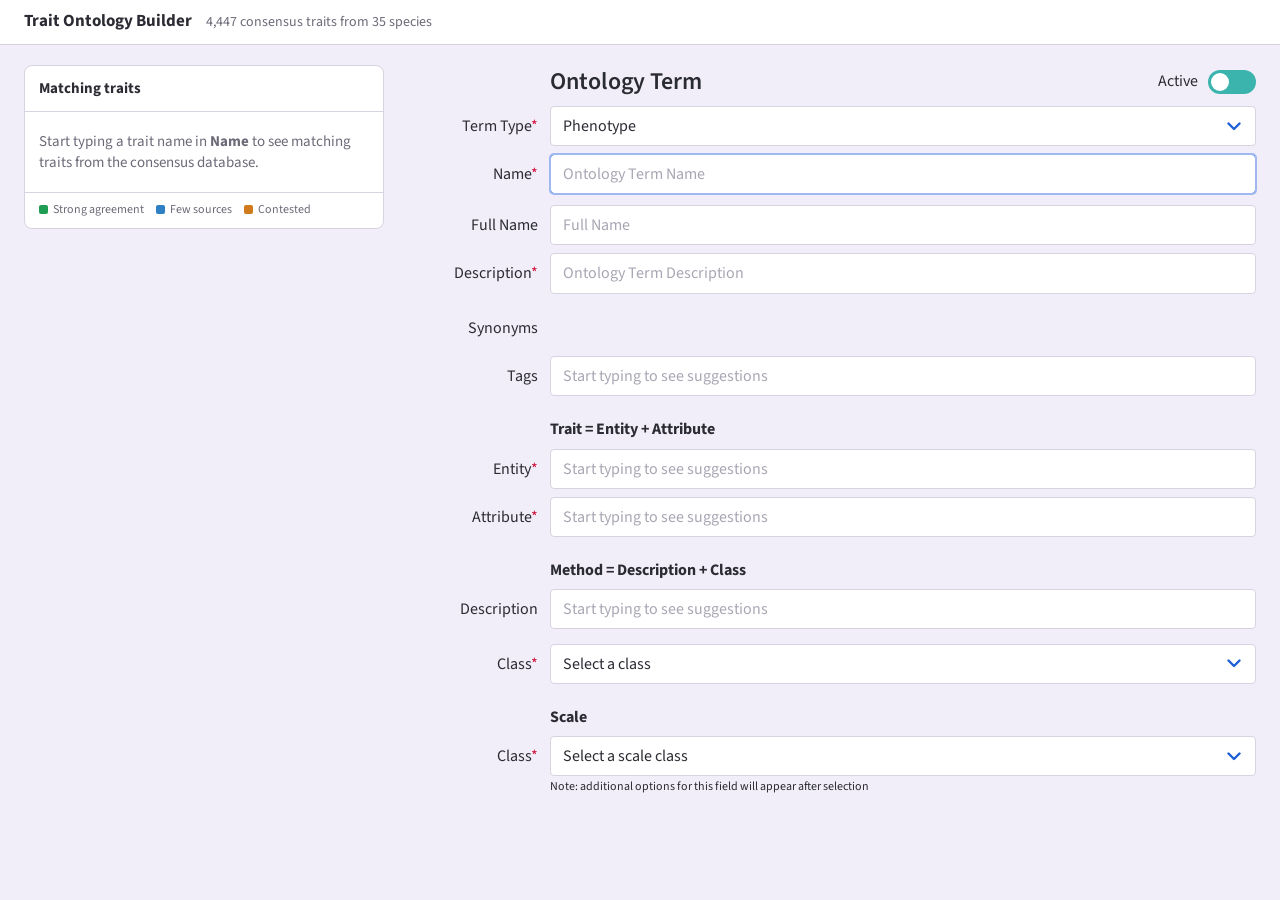
<file: index.html>
<!doctype html>
<html lang="en">
<head>
<meta charset="utf-8">
<meta name="viewport" content="width=device-width, initial-scale=1">
<title>Trait Ontology Builder</title>
<link rel="preconnect" href="https://fonts.googleapis.com">
<link href="https://fonts.googleapis.com/css2?family=Source+Sans+3:wght@400;600;700&display=swap" rel="stylesheet">
<link rel="stylesheet" href="style.css">
</head>
<body>
<header class="appbar">
  <b>Trait Ontology Builder</b>
  <span id="dbstats"></span>
</header>

<div class="layout">
  <aside class="matches" aria-label="Matching traits">
    <div class="mhead">Matching traits <span id="matchCount"></span></div>
    <div id="matchList"><p class="mempty">Start typing a trait name in <b>Name</b> to see matching traits from the consensus database.</p></div>
    <div class="legend">
      <span><i class="lv strong"></i>Strong agreement</span>
      <span><i class="lv limited"></i>Few sources</span>
      <span><i class="lv weak"></i>Contested</span>
    </div>
  </aside>

  <main class="term">
    <div class="term-head">
      <h1>Ontology Term</h1>
      <label class="toggle"><span>Active</span><input type="checkbox" id="active" checked><i></i></label>
    </div>

    <div class="row">
      <label for="term_type">Term Type<span class="req">*</span></label>
      <div class="ctl"><select id="term_type" data-f="term_type"><option>Phenotype</option></select></div>
    </div>

    <div class="row">
      <label for="name">Name<span class="req">*</span></label>
      <div class="ctl">
        <input id="name" placeholder="Ontology Term Name" autocomplete="off" spellcheck="false">
        <div class="hint" id="nameHint"></div>
      </div>
    </div>

    <div class="row">
      <label for="full_name">Full Name</label>
      <div class="ctl"><input id="full_name" data-f="full_name" placeholder="Full Name"><div class="meter" data-meter="full_name"></div></div>
    </div>

    <div class="row">
      <label for="description">Description<span class="req">*</span></label>
      <div class="ctl"><textarea id="description" data-f="description" rows="1" placeholder="Ontology Term Description"></textarea><div class="meter" data-meter="description"></div></div>
    </div>

    <div class="row">
      <label>Synonyms</label>
      <div class="ctl"><div class="plain" id="synonyms"></div></div>
    </div>

    <div class="row">
      <label for="tags">Tags</label>
      <div class="ctl"><input id="tags" data-f="tags" list="dl-tags" placeholder="Start typing to see suggestions"><div class="meter" data-meter="tags"></div></div>
    </div>

    <div class="section">Trait = Entity + Attribute<span id="traitCompose"></span></div>

    <div class="row">
      <label for="trait_entity">Entity<span class="req">*</span></label>
      <div class="ctl"><input id="trait_entity" data-f="trait_entity" list="dl-entity" placeholder="Start typing to see suggestions"><div class="meter" data-meter="trait_entity"></div></div>
    </div>

    <div class="row">
      <label for="trait_attribute">Attribute<span class="req">*</span></label>
      <div class="ctl"><input id="trait_attribute" data-f="trait_attribute" list="dl-attribute" placeholder="Start typing to see suggestions"><div class="meter" data-meter="trait_attribute"></div></div>
    </div>

    <div class="section">Method = Description + Class<span id="methodCompose"></span></div>

    <div class="row">
      <label for="method_description">Description</label>
      <div class="ctl"><textarea id="method_description" data-f="method_description" rows="1" placeholder="Start typing to see suggestions"></textarea><div class="meter" data-meter="method_description"></div></div>
    </div>

    <div class="row">
      <label for="method_class">Class<span class="req">*</span></label>
      <div class="ctl">
        <select id="method_class" data-f="method_class">
          <option value="">Select a class</option>
          <option>Observation</option><option>Measurement</option><option>Counting</option><option>Estimation</option><option>Computation</option>
        </select>
        <div class="meter" data-meter="method_class"></div>
      </div>
    </div>

    <div class="row" id="formulaRow" hidden>
      <label for="method_formula">Formula<span class="req">*</span></label>
      <div class="ctl"><textarea id="method_formula" data-f="method_formula" rows="1" placeholder="Formula used to compute the trait, e.g. a / b * 100"></textarea></div>
    </div>

    <div class="section">Scale</div>

    <div class="row">
      <label for="scale_class">Class<span class="req">*</span></label>
      <div class="ctl">
        <select id="scale_class" data-f="scale_class">
          <option value="">Select a scale class</option>
          <option value="Date YYYY-MM-DD">Date</option><option>Nominal</option><option>Numerical</option><option>Ordinal</option><option>Text</option>
        </select>
        <div class="note" id="scaleNote">Note: additional options for this field will appear after selection</div>
        <div class="meter" data-meter="scale_class"></div>
      </div>
    </div>

    <div id="scaleExtra"></div>
  </main>
</div>

<datalist id="dl-tags"></datalist><datalist id="dl-entity"></datalist><datalist id="dl-attribute"></datalist>
<script src="data/traits.js"></script>
<script src="logic.js"></script>
<script src="app.js"></script>
</body>
</html>
</file>
<file: style.css>
:root{
  --page:#f2eef9;--box:#fff;--line:#d7d3e0;--ink:#2b2b33;--mute:#6d6a78;--req:#d0103a;--chev:#1d5fd6;--teal:#3cb4ae;
  --accent:#1d5fd6;--strong:#1f9d55;--strong-bg:#e6f5ec;--limited:#2f7fc4;--limited-bg:#e7f0fa;--weak:#d07a1c;--weak-bg:#fcefdf;
  --none:#9a97a3;--edited:#7a4fd8;--edited-bg:#efe9fc;
}
*{box-sizing:border-box}
html,body{margin:0}
[hidden]{display:none!important}
body{background:var(--page);color:var(--ink);font:16px/1.4 "Source Sans 3","Source Sans Pro",-apple-system,"Segoe UI",Roboto,Arial,sans-serif}
button,input,select,textarea{font:inherit;color:inherit}

.appbar{display:flex;gap:14px;align-items:baseline;padding:10px 24px;background:#fff;border-bottom:1px solid var(--line)}
.appbar b{font-size:17px}
.appbar span{color:var(--mute);font-size:14px}

.layout{display:grid;grid-template-columns:360px minmax(0,1fr);gap:24px;padding:20px 24px 40px;align-items:start}

/* ---- left: matching traits ---- */
.matches{position:sticky;top:16px;max-height:calc(100vh - 32px);display:flex;flex-direction:column;background:#fff;border:1px solid var(--line);border-radius:8px;overflow:hidden}
.mhead{padding:12px 14px;font-weight:700;font-size:15px;border-bottom:1px solid var(--line)}
.mhead span{color:var(--mute);font-weight:400}
#matchList{overflow:auto;flex:1}
.mempty{color:var(--mute);font-size:15px;padding:4px 14px}
.match{padding:11px 14px;border-bottom:1px solid #eeebf3;cursor:pointer;border-left:3px solid transparent}
.match:hover,.match.hi{background:#f7f5fb}
.match.sel{background:#efeafa;border-left-color:var(--chev)}
.mtop{display:flex;justify-content:space-between;gap:8px;align-items:baseline}
.mtop b{font-weight:600;font-size:16px}
.species{white-space:nowrap;font-size:13px;font-weight:600;color:var(--ink);background:#f0eef5;border-radius:99px;padding:1px 8px}
.msub{color:var(--mute);font-size:13px;margin-top:1px}
.mfit{display:flex;align-items:center;gap:8px;margin-top:6px;font-size:13px}
.mfit .bar{width:80px}
.badge{font-size:11px;font-weight:700;text-transform:uppercase;letter-spacing:.03em;border-radius:4px;padding:1px 6px}
.badge.exact{background:var(--strong-bg);color:var(--strong)}
.badge.partial{background:#f0eef5;color:var(--mute)}
.mhow{font-size:13px;margin-top:5px}
.mhow b{font-weight:600}
.mdesc{font-size:13px;color:var(--mute);margin-top:2px;display:-webkit-box;-webkit-line-clamp:2;-webkit-box-orient:vertical;overflow:hidden}
.legend{display:flex;gap:12px;flex-wrap:wrap;padding:9px 14px;border-top:1px solid var(--line);font-size:12px;color:var(--mute)}
.lv{display:inline-block;width:9px;height:9px;border-radius:2px;margin-right:5px;vertical-align:middle;background:var(--none)}
.lv.strong{background:var(--strong)}.lv.limited{background:var(--limited)}.lv.weak{background:var(--weak)}

/* ---- right: the Ontology Term form (DeltaBreed layout) ---- */
.term{max-width:1240px}
.term-head{display:flex;justify-content:space-between;align-items:center;margin:0 0 6px 142px}
.term-head h1{font-size:24px;font-weight:600;margin:0}
.toggle{display:inline-flex;align-items:center;gap:10px;cursor:pointer;font-size:16px}
.toggle input{display:none}
.toggle i{width:48px;height:24px;border-radius:99px;background:#bdbac6;position:relative;transition:background .15s}
.toggle i::after{content:"";position:absolute;top:3px;left:3px;width:18px;height:18px;border-radius:50%;background:#fff;transition:left .15s}
.toggle input:checked+i{background:var(--teal)}
.toggle input:not(:checked)+i::after{left:27px}

.row{display:grid;grid-template-columns:130px minmax(0,1fr);column-gap:12px;align-items:start;margin:8px 0}
.row>label{text-align:right;padding-top:9px;font-size:16px}
.req{color:var(--req)}
.ctl{min-width:0}
.ctl>input,.ctl>select,.ctl>textarea,.scale-in{width:100%;height:40px;padding:8px 12px;border:1px solid var(--line);border-radius:4px;background-color:var(--box);font-size:16px}
.ctl>textarea{height:auto;min-height:40px;resize:none;overflow:hidden;line-height:1.4}
input::placeholder,textarea::placeholder{color:#a9a6b3}
select{appearance:none;-webkit-appearance:none;padding-right:40px!important;cursor:pointer;
  background:var(--box) url("data:image/svg+xml,%3Csvg xmlns='http://www.w3.org/2000/svg' width='14' height='9' viewBox='0 0 14 9'%3E%3Cpath d='M1.5 1.5 7 7l5.5-5.5' fill='none' stroke='%231d5fd6' stroke-width='2.4' stroke-linecap='round' stroke-linejoin='round'/%3E%3C/svg%3E") no-repeat right 14px center}
select:disabled{background-color:#f4f3f7;cursor:not-allowed}
input:focus,select:focus,textarea:focus{outline:2px solid #9fb8ef;outline-offset:-1px;border-color:var(--chev)}
.edited-field{border-color:var(--edited)!important;box-shadow:inset 3px 0 0 var(--edited)}
.plain{padding-top:9px;min-height:40px;font-size:16px;color:var(--ink)}
.section{font-weight:700;font-size:16px;margin:22px 0 4px 142px}
.section span{font-weight:400;color:var(--mute)}
.note{font-size:12px;margin-top:3px}
.hint{font-size:13px;color:var(--mute);margin-top:3px}
.hint.err{color:var(--req)}
.link{background:none;border:0;padding:0;color:var(--accent);cursor:pointer;font-size:inherit}

/* agreement meter under a field */
.meter:empty{display:none}
.meter{display:flex;flex-wrap:wrap;align-items:center;gap:6px 10px;margin-top:5px;font-size:13px}
.bar{height:8px;width:140px;border-radius:99px;background:#e2dfe9;overflow:hidden;flex:none}
.bar i{display:block;height:100%;border-radius:99px;background:var(--none)}
.strong .bar i{background:var(--strong)}.limited .bar i{background:var(--limited)}.weak .bar i{background:var(--weak)}
.meter .pct{font-weight:700;min-width:36px}
.meter.strong .pct{color:var(--strong)}.meter.limited .pct{color:var(--limited)}.meter.weak .pct{color:var(--weak)}.meter.none .pct{color:var(--mute)}
.meter .what{color:var(--mute)}
.others{display:inline-flex;flex-wrap:wrap;gap:5px;align-items:center}
.others>span{color:var(--mute)}
.chip{border:1px solid var(--line);background:#fff;border-radius:99px;padding:1px 9px;cursor:pointer;font-size:13px;max-width:260px;white-space:nowrap;overflow:hidden;text-overflow:ellipsis}
.chip:hover{border-color:var(--chev);color:var(--chev)}
.chip small{color:var(--mute);margin-left:4px}
.ed{color:var(--edited);font-weight:600}

/* scale-specific options */
.nums{display:grid;grid-template-columns:repeat(3,minmax(0,1fr));gap:12px}
.nums label{display:block;font-size:14px;margin-bottom:2px}
.nums .hint{font-size:12px}
.cats{display:grid;gap:8px}
.cat{display:grid;grid-template-columns:200px 40px minmax(0,1fr) 34px;align-items:center}
.cat.nominal{grid-template-columns:minmax(0,1fr) 34px}
.cat .eq{text-align:center;font-size:18px}
.del{background:none;border:0;color:var(--mute);cursor:pointer;font-size:16px;height:40px}
.del:hover{color:var(--req)}
.addcat{margin-top:8px}
.radios{display:grid;grid-template-columns:repeat(2,minmax(0,1fr));gap:12px}
.radio{display:flex;gap:10px;align-items:flex-start;background:#fff;border:1px solid var(--line);border-radius:4px;padding:9px 12px;cursor:pointer}
.radio input{margin-top:4px}
.radio small{display:block;color:var(--mute);font-size:13px}
.radio:has(input:checked){border-color:var(--chev);box-shadow:inset 0 0 0 1px var(--chev)}
.src{font-size:13px;color:var(--mute);margin-bottom:6px}

@media (max-width:980px){
  .layout{grid-template-columns:1fr}
  .matches{position:static;max-height:360px}
}
@media (max-width:600px){
  .layout{padding:12px 16px}
  .row{grid-template-columns:1fr}.row>label{text-align:left;padding-top:0}
  .term-head,.section{margin-left:0}
  .cat{grid-template-columns:90px 24px minmax(0,1fr) 30px}
  .nums,.radios{grid-template-columns:1fr}
}
</file>
